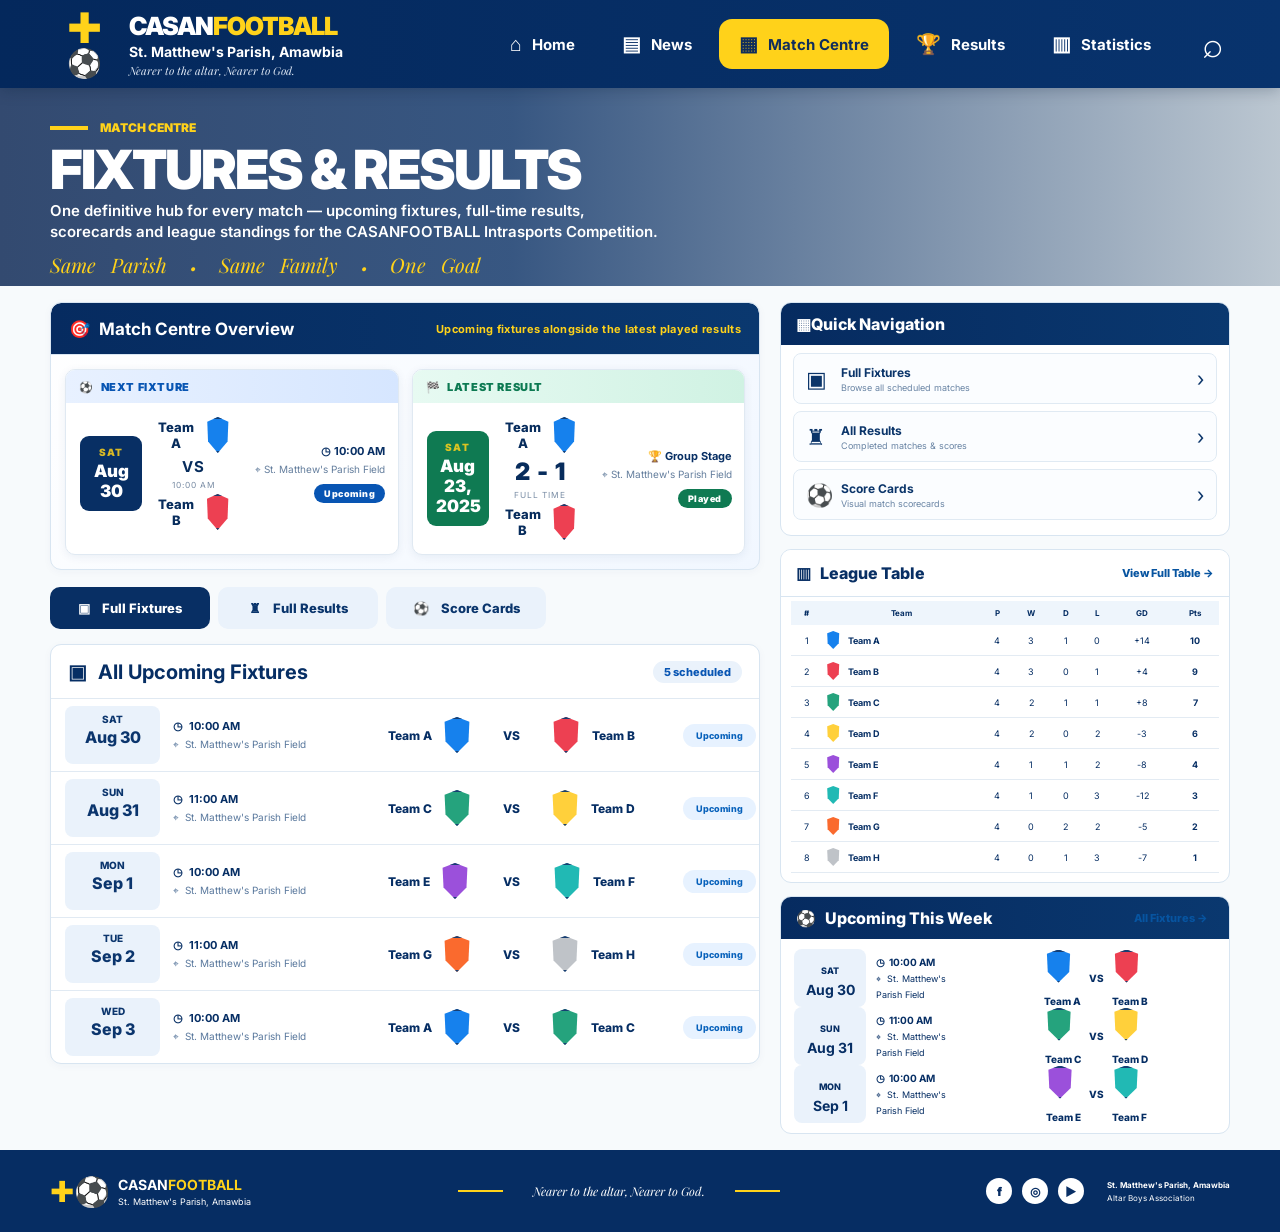
<file: fixtures.html>
<!DOCTYPE html>
<html lang="en">
<head>
  <meta charset="UTF-8">
  <meta name="viewport" content="width=device-width, initial-scale=1.0">
  <meta name="description" content="CASANFOOTBALL Fixtures, Results and Scorelines">
  <title>CASANFOOTBALL — Match Centre: Fixtures &amp; Results</title>
  <link rel="preconnect" href="https://fonts.googleapis.com">
  <link rel="preconnect" href="https://fonts.gstatic.com" crossorigin>
  <link href="https://fonts.googleapis.com/css2?family=Inter:wght@400;500;600;700;800;900&family=Playfair+Display:ital,wght@500;600&display=swap" rel="stylesheet">
  <link rel="stylesheet" href="./fixtures.css">
</head>
<body>
<header class="site-header">
  <div class="header-inner">
    <a class="brand" href="index.html">
      <div class="crest"><span>✚</span><b>⚽</b></div>
      <div>
        <div class="brand-title">CASAN<span>FOOTBALL</span></div>
        <div class="brand-parish">St. Matthew's Parish, Amawbia</div>
        <div class="brand-motto">Nearer to the altar, Nearer to God.</div>
      </div>
    </a>

    <button class="mobile-menu" id="mobileMenu" aria-label="Open menu">☰</button>

    <nav id="mainNav">
      <a href="index.html"><span>⌂</span> Home</a>
      <a href="News.html"><span>▤</span> News</a>
      <a class="active" href="fixtures.html"><span>▦</span> Match Centre</a>
      <a href="fixtures.html?tab=results"><span>🏆</span> Results</a>
      <a href="statistics.html"><span>▥</span> Statistics</a>
    </nav>

    <button class="search-btn" id="openSearch" aria-label="Search">⌕</button>
  </div>
</header>

<section class="hero">
  <div class="hero-bg"></div>
  <div class="hero-inner">
    <div class="eyebrow"><i></i> MATCH CENTRE</div>
    <h1>FIXTURES &amp; RESULTS</h1>
    <p>One definitive hub for every match — upcoming fixtures, full-time results,<br class="desktop">
      scorecards and league standings for the CASANFOOTBALL Intrasports Competition.</p>
    <div class="hero-slogan">Same Parish <b>•</b> Same Family <b>•</b> One Goal</div>
  </div>
</section>

<main class="page" id="fixtures">
  <div class="columns">
    <section class="main-column">

      <!-- ============== TOP MATCH CENTRE OVERVIEW (FIXTURES + RESULTS INTEGRATED) ============== -->
      <section class="panel overview-band">
        <div class="overview-band-head">
          <h2>🎯 <span>Match Centre Overview</span></h2>
          <small>Upcoming fixtures alongside the latest played results</small>
        </div>

        <div class="overview-band-grid">
          <!-- NEXT FIXTURE -->
          <article class="overview-card next-card-band">
            <div class="band-label upcoming">
              <span>⚽</span> NEXT FIXTURE
            </div>
            <div id="nextFixtureBand"></div>
          </article>

          <!-- LATEST RESULT -->
          <article class="overview-card result-card-band">
            <div class="band-label finished">
              <span>🏁</span> LATEST RESULT
            </div>
            <div id="latestResultBand"></div>
          </article>
        </div>
      </section>

      <div class="page-tabs" id="pageTabs">
        <button class="page-tab active" data-panel="fixtures">▣ <span>Full Fixtures</span></button>
        <button class="page-tab" data-panel="results">♜ <span>Full Results</span></button>
        <button class="page-tab" data-panel="scorelines">⚽ <span>Score Cards</span></button>
      </div>

      <section class="panel fixture-panel active" id="fixturesPanel">
        <div class="panel-heading">
          <h2>▣ <span>All Upcoming Fixtures</span></h2>
          <span class="text-counter" id="fixtureCount"></span>
        </div>
        <div class="fixture-list" id="fixtureList"></div>
      </section>

      <section class="panel hidden" id="resultsPanel">
        <div class="panel-heading">
          <h2>♜ <span>All Match Results</span></h2>
          <span class="text-counter" id="resultCount"></span>
        </div>
        <div class="results-large" id="resultsLarge"></div>
      </section>

      <section class="panel hidden" id="scorelinesPanel">
        <div class="panel-heading">
          <h2>⚽ <span>Score Cards Gallery</span></h2>
          <span class="text-counter" id="scoreCount"></span>
        </div>
        <div class="scoreline-grid" id="scorelineGrid"></div>
      </section>

    </section>

    <aside class="sidebar">
      <section class="side-card">
        <div class="side-heading">▦ <span>Quick Navigation</span></div>
        <div class="quick-links">
          <button data-panel-link="fixtures"><span class="qicon">▣</span><div><strong>Full Fixtures</strong><small>Browse all scheduled matches</small></div><b>›</b></button>
          <button data-panel-link="results"><span class="qicon">♜</span><div><strong>All Results</strong><small>Completed matches &amp; scores</small></div><b>›</b></button>
          <button data-panel-link="scorelines"><span class="qicon">⚽</span><div><strong>Score Cards</strong><small>Visual match scorecards</small></div><b>›</b></button>
        </div>
      </section>

      <section class="side-card league-card">
        <div class="side-heading light">
          <span>▥ &nbsp; League Table</span>
          <a href="statistics.html?stat=teams" class="text-link" style="text-decoration:none">View Full Table →</a>
        </div>
        <div class="table-wrap">
          <table>
            <thead><tr><th>#</th><th>Team</th><th>P</th><th>W</th><th>D</th><th>L</th><th>GD</th><th>Pts</th></tr></thead>
            <tbody id="leagueTable"></tbody>
          </table>
        </div>
      </section>

      <section class="side-card next-card">
        <div class="side-heading">
          <span>⚽ &nbsp; Upcoming This Week</span>
          <button class="text-link" id="nextMatchViewBtn">All Fixtures →</button>
        </div>
        <div class="next-match" id="nextMatch"></div>
      </section>
    </aside>
  </div>
</main>

<footer>
  <div class="footer-inner">
    <div class="footer-brand">
      <div class="footer-crest">✚⚽</div>
      <div><strong>CASAN<span>FOOTBALL</span></strong><small>St. Matthew's Parish, Amawbia</small></div>
    </div>
    <div class="footer-motto"><i></i><em>Nearer to the altar, Nearer to God.</em><i></i></div>
    <div class="social">
      <a href="#" aria-label="Facebook">f</a>
      <a href="#" aria-label="Instagram">◎</a>
      <a href="#" aria-label="YouTube">▶</a>
      <div><strong>St. Matthew's Parish, Amawbia</strong><small>Altar Boys Association</small></div>
    </div>
  </div>
</footer>

<div class="search-overlay" id="searchOverlay">
  <div class="search-box">
    <button class="close-search" id="closeSearch">×</button>
    <h2>Search Match Centre</h2>
    <input id="searchInput" type="search" placeholder="Search team, date, venue...">
    <div id="searchResults"></div>
  </div>
</div>

<div class="match-modal" id="matchModal">
  <div class="modal-card">
    <button class="close-modal" id="closeModal">×</button>
    <div class="modal-label">MATCH DETAILS</div>
    <h2 id="modalTitle">Team A vs Team B</h2>
    <div id="modalDetails"></div>
  </div>
</div>

<script src="dataStore.js"></script>
<script src="fixtures.js"></script>
</body>
</html>
</file>
<file: fixtures.css>
*{box-sizing:border-box}
:root{--navy:#062d63;--deep:#031d43;--blue:#0a4b92;--gold:#ffd21a;--pale:#eef5fc;--line:#d8e5f1;--muted:#5d789b;--text:#062e64}
html{scroll-behavior:smooth}
body{margin:0;background:#f7fafc;color:var(--text);font-family:Inter,Arial,sans-serif}
button{font:inherit}a{text-decoration:none;color:inherit}
.site-header{height:88px;background:linear-gradient(90deg,#04285c,#08336d);color:#fff;position:sticky;top:0;z-index:50;box-shadow:0 2px 14px #00172e40}
.header-inner{width:min(1390px,calc(100% - 100px));height:100%;margin:auto;display:flex;align-items:center}
.brand{display:flex;align-items:center;gap:11px;margin-right:auto}
.crest{width:68px;height:76px;color:var(--gold);position:relative;text-align:center}
.crest span{font-size:42px;line-height:44px}.crest b{position:absolute;bottom:2px;left:17px;font-size:28px}
.brand-title{font-weight:900;font-size:25px;letter-spacing:-1px}.brand-title span{color:var(--gold)}
.brand-parish{font-weight:700;font-size:14px;margin-top:2px}.brand-motto{font:italic 11px "Playfair Display",serif;margin-top:3px;color:#e0e9f6}
nav{display:flex;align-items:center;gap:7px}
nav a{display:flex;align-items:center;gap:10px;padding:13px 20px;border-radius:13px;font-weight:700;font-size:15px}
nav a:hover,nav a.active{background:var(--gold);color:#102d5c}
nav a span{font-size:20px}.search-btn{border:0;background:none;color:white;font-size:36px;margin-left:25px;cursor:pointer}.mobile-menu{display:none;background:none;border:0;color:white;font-size:28px}

.hero{height:198px;position:relative;overflow:hidden;color:#fff}
.hero-bg{position:absolute;inset:0;background:linear-gradient(90deg,#021e4dcc 0%,#042b61c9 40%,#092d5040 100%),url("https://images.unsplash.com/photo-1522778119026-d647f0596c20?auto=format&fit=crop&w=1900&q=85") center/cover}
.hero-inner{position:relative;width:min(1390px,calc(100% - 100px));margin:auto;padding-top:32px}
.eyebrow{font-size:12px;color:var(--gold);font-weight:900;display:flex;align-items:center;gap:12px}
.eyebrow i{width:38px;height:4px;background:var(--gold)}
.hero h1{font-size:54px;line-height:1;margin:8px 0 3px;font-weight:900;letter-spacing:-2px}
.hero p{font-size:15px;line-height:1.4;margin:0;font-weight:600}
.hero-slogan{font:italic 20px "Playfair Display",serif;color:var(--gold);margin-top:9px;word-spacing:10px}
.hero-slogan b{font-family:Inter;font-size:13px;margin:0 8px}

.page{width:min(1390px,calc(100% - 100px));margin:16px auto}
.columns{display:grid;grid-template-columns:minmax(0,1fr) 450px;gap:20px}
.main-column{min-width:0}
.page-tabs{display:flex;gap:8px;margin:0 0 15px}
.page-tab{height:42px;min-width:160px;border:0;border-radius:10px;background:#eaf2fb;color:#0a356c;font-weight:800;cursor:pointer;font-size:13px}
.page-tab.active{background:#082f64;color:#fff}.page-tab span{margin-left:9px}
.panel{background:#fff;border:1px solid var(--line);border-radius:11px;overflow:hidden;margin-bottom:13px;box-shadow:0 2px 8px #0a386c09}
.hidden{display:none!important}
.panel-heading{height:54px;display:flex;align-items:center;padding:0 17px;border-bottom:1px solid #e0e9f2}
.panel-heading h2{font-size:20px;margin:0;display:flex;align-items:center;gap:11px}
.panel-heading h2:first-letter{font-size:24px}
.text-link{border:0;background:none;color:#0754a0;font-size:11px;font-weight:800;cursor:pointer;margin-left:auto}
.fixture-row{min-height:72px;display:grid;grid-template-columns:95px 180px minmax(290px,1fr) 100px 28px;align-items:center;gap:13px;padding:7px 14px;border-bottom:1px solid #e1eaf3}
.fixture-row:last-child{border-bottom:0}
.fixture-row:hover{background:#f8fbfe}
.date-box{height:58px;border-radius:8px;background:#eaf2fb;text-align:center;padding:7px 4px;font-weight:800;color:#0b356d}
.date-box .day{font-size:10px;text-transform:uppercase}.date-box .date{font-size:16px;margin-top:2px}
.time-venue{font-size:10px;line-height:1.7}.time-venue strong{font-size:11px}.time-venue div{color:#59789d;margin-top:1px}
.teams{display:flex;align-items:center;justify-content:center;gap:15px;font-weight:800;font-size:12px}
.team{display:flex;align-items:center;gap:10px;min-width:100px}.team.right{flex-direction:row-reverse;text-align:right}
.shield{width:31px;height:36px;clip-path:polygon(50% 0,90% 13%,87% 68%,50% 100%,13% 68%,10% 13%);display:grid;place-items:center;color:#fff;font-size:10px;font-weight:900;border:2px solid #173f72}
.blue{background:#1681ed}.red{background:#ed4052}.green{background:#25a37d}.yellow{background:#ffd03b;color:#604800}.purple{background:#9b50db}.teal{background:#21b9b4}.orange{background:#fa6a2e}.gray{background:#bfc3c8;color:#333}
.vs{font-size:12px}.status{justify-self:center;padding:6px 13px;border-radius:18px;background:#e7f2ff;color:#0761bb;font-size:9px;font-weight:800}.row-arrow{font-size:22px;color:#0c4788;cursor:pointer}

.results-large .result-row{display:grid;grid-template-columns:120px 1fr 90px 1fr 190px;align-items:center;padding:13px 16px;border-bottom:1px solid var(--line);font-size:11px}
.results-large .result-row:last-child{border-bottom:0}
.result-team{display:flex;align-items:center;gap:8px;font-weight:800}.result-team.away{justify-content:flex-end}.score{font-size:20px;font-weight:900;text-align:center;color:#082f64}
.result-date{font-size:10px;color:#6682a3}.venue{font-size:10px;color:#6380a2}
.scoreline-grid{display:grid;grid-template-columns:repeat(2,1fr);gap:12px;padding:14px}
.score-card{border:1px solid var(--line);border-radius:9px;padding:16px;background:#fbfdff}
.score-card .sc-date{font-size:9px;color:#6984a4}.score-card h3{margin:9px 0;font-size:13px}.score-big{display:flex;align-items:center;justify-content:center;gap:20px;font-size:25px;font-weight:900}.score-big .score{font-size:27px}

.recent-panel .panel-heading{height:47px}.compact h2{font-size:15px}
.mini-result{display:grid;grid-template-columns:120px 1fr 100px 1fr 190px;align-items:center;min-height:48px;padding:6px 14px;border-bottom:1px solid var(--line);font-size:10px}
.mini-result:last-child{border-bottom:0}.mini-date{font-size:9px;color:#617e9f}.mini-team{display:flex;align-items:center;gap:7px;font-weight:800}.mini-team.away{justify-content:flex-start}.mini-score{font-size:13px;font-weight:900;text-align:center}.mini-venue{font-size:9px;color:#6983a1}

.sidebar{display:flex;flex-direction:column;gap:13px}
.side-card{background:#fff;border:1px solid var(--line);border-radius:11px;overflow:hidden}
.side-heading{height:42px;background:linear-gradient(90deg,#062b60,#0a386f);color:#fff;display:flex;align-items:center;padding:0 15px;font-size:16px;font-weight:800}
.side-heading.light{background:#fff;color:#082f64;border-bottom:1px solid var(--line);height:47px}
.side-heading .text-link{color:#0754a0}
.quick-links{padding:8px 12px}
.quick-links button{width:100%;height:51px;border:1px solid #e0eaf3;background:#fbfdff;border-radius:8px;margin:0 0 7px;display:flex;align-items:center;text-align:left;padding:0 12px;color:#0b356a;cursor:pointer}
.quick-links button:hover{background:#edf5fc}.qicon{font-size:22px;width:35px}.quick-links div{display:flex;flex-direction:column}.quick-links strong{font-size:12px}.quick-links small{font-size:9px;color:#6984a4;margin-top:2px}.quick-links b{margin-left:auto;font-size:20px;font-weight:400}
.table-wrap{padding:4px 10px 9px;overflow:auto}
table{width:100%;border-collapse:collapse;font-size:9px}
th{background:#eef5fc;font-size:8px;padding:7px 3px;text-align:center}td{padding:6px 3px;border-bottom:1px solid #e3ebf3;text-align:center}td:nth-child(2){text-align:left;font-weight:700}
.table-team{display:flex;align-items:center;gap:7px;white-space:nowrap}.tiny-shield{width:15px;height:18px;clip-path:polygon(50% 0,90% 13%,87% 68%,50% 100%,13% 68%,10% 13%);display:inline-block}
.next-match{padding:10px 13px}.next-line{display:grid;grid-template-columns:72px 90px 1fr;align-items:center;gap:10px}
.next-date{background:#eaf2fb;border-radius:8px;text-align:center;padding:9px 4px}.next-date small{font-size:9px;font-weight:800}.next-date strong{display:block;font-size:14px;margin-top:3px}.next-info{font-size:9px;line-height:1.8}.next-info strong{font-size:10px}.next-teams{display:flex;justify-content:center;align-items:center;gap:8px;font-size:10px;font-weight:800}.next-teams .shield{width:29px;height:33px}

footer{margin-top:10px;background:#062d63;color:white}
.footer-inner{min-height:82px;width:min(1390px,calc(100% - 100px));margin:auto;display:flex;align-items:center;justify-content:space-between}
.footer-brand{display:flex;align-items:center;gap:8px}.footer-crest{font-size:29px;color:var(--gold)}
.footer-brand strong{font-size:14px;display:block}.footer-brand strong span{color:var(--gold)}.footer-brand small{display:block;font-size:9px;margin-top:3px}
.footer-motto{display:flex;gap:30px;align-items:center;font:italic 12px "Playfair Display",serif}.footer-motto i{width:45px;height:2px;background:var(--gold)}
.social{display:flex;align-items:center;gap:10px}.social>a{width:26px;height:26px;background:#fff;color:#092f65;border-radius:50%;display:grid;place-items:center;font-weight:900;font-size:12px}.social div{margin-left:13px}.social strong,.social small{display:block;font-size:8px}.social small{margin-top:3px}

.search-overlay,.match-modal{position:fixed;inset:0;background:#001a36d9;backdrop-filter:blur(7px);z-index:100;display:none;align-items:center;justify-content:center;padding:20px}
.search-overlay.open,.match-modal.open{display:flex}.search-box,.modal-card{width:min(620px,100%);background:#fff;border-radius:15px;padding:27px;position:relative;box-shadow:0 25px 80px #0007}.close-search,.close-modal{position:absolute;right:13px;top:8px;border:0;background:none;font-size:30px;color:#163c68;cursor:pointer}.search-box h2{margin-top:0}.search-box input{width:100%;border:1px solid #c9d8e7;border-radius:8px;padding:13px;outline:0}.search-result{display:block;border-bottom:1px solid #e0e8f0;padding:12px 0;font-size:12px}.search-result small{color:#7088a5}.modal-label{color:#0a56a0;font-size:10px;font-weight:900}.modal-card h2{font-size:28px}.modal-details{display:grid;grid-template-columns:1fr auto 1fr;align-items:center;gap:20px}.modal-team{text-align:center;font-weight:800}.modal-team .shield{margin:0 auto 8px}.modal-score{font-size:28px;font-weight:900}.modal-extra{margin-top:20px;padding:15px;background:#f0f6fc;border-radius:9px;font-size:11px;color:#5e7898}

/* ========== NEW: Match Centre Overview Band ========== */
.overview-band{margin-bottom:17px;background:linear-gradient(135deg,#ffffff 0%,#f1f7ff 100%)}
.overview-band-head{height:52px;display:flex;align-items:center;justify-content:space-between;padding:0 18px;border-bottom:1px solid #d8e5f1;background:linear-gradient(90deg,#062b60,#0a386f);color:#fff;border-radius:10px 10px 0 0}
.overview-band-head h2{font-size:17px;margin:0;display:flex;align-items:center;gap:9px}
.overview-band-head small{font-size:11px;color:#ffd21a;font-weight:700;letter-spacing:.3px}
.overview-band-grid{display:grid;grid-template-columns:1fr 1fr;gap:13px;padding:14px}
.overview-card{border-radius:10px;overflow:hidden;background:#fff;box-shadow:0 2px 10px #0a386c12;border:1px solid #e0e9f2}
.band-label{height:33px;display:flex;align-items:center;gap:7px;padding:0 13px;font-size:11px;font-weight:900;letter-spacing:.6px}
.band-label.upcoming{background:linear-gradient(90deg,#e8f1ff,#d6e6ff);color:#0855b3}
.band-label.finished{background:linear-gradient(90deg,#e7faf2,#d0f2e3);color:#0d7a52}
.band-match{padding:14px}
.next-card-band .band-match{display:grid;grid-template-columns:auto 1fr auto;gap:14px;align-items:center}
.result-card-band .band-match{display:grid;grid-template-columns:auto 1fr auto;gap:14px;align-items:center}
.band-date-block{background:#082f64;color:#ffd21a;padding:10px 9px;border-radius:9px;text-align:center;min-width:62px}
.band-date-block .band-day{font-size:10px;letter-spacing:1.2px;font-weight:900;opacity:.85;display:block;text-transform:uppercase}
.band-date-block .band-date{display:block;font-size:17px;font-weight:900;margin-top:3px;color:#fff}
.result-card-band .band-date-block{background:#0f7a52}
.band-teams-block{display:grid;grid-template-rows:1fr auto 1fr;gap:4px;align-items:center;text-align:center}
.band-team{display:flex;align-items:center;justify-content:center;gap:8px;font-weight:800;font-size:13px;color:#072c5c}
.band-team.right{flex-direction:row-reverse}
.band-vs{font-size:10px;color:#7a8da5;letter-spacing:1px}
.band-vs strong{display:block;font-size:15px;color:#072c5c;margin-bottom:2px}
.band-score{font-size:10px;color:#7a8da5;letter-spacing:1px}
.band-score strong{display:block;font-size:24px;color:#072c5c;margin-bottom:2px;font-weight:900}
.band-meta-block{display:flex;flex-direction:column;align-items:flex-end;gap:5px;font-size:11px;min-width:140px}
.band-meta-block strong{font-size:11px;color:#082f64}
.band-meta-block small{font-size:10px;color:#647e9d}
.status-pill{padding:4px 10px;border-radius:14px;font-weight:900;font-size:9px;letter-spacing:.5px;margin-top:3px}
.status-pill.upcoming{background:#0855b3;color:#fff}
.status-pill.finished{background:#0f7a52;color:#fff}

.text-counter{margin-left:auto;font-size:11px;font-weight:800;color:#0855b3;background:#eaf2fb;padding:4px 11px;border-radius:13px}

@media(max-width:900px){
  .overview-band-grid{grid-template-columns:1fr}
  .next-card-band .band-match,.result-card-band .band-match{grid-template-columns:auto 1fr}
  .band-meta-block{grid-column:1/-1;align-items:flex-start;border-top:1px solid #edf2f8;margin-top:8px;padding-top:8px}
}
@media(max-width:520px){
  .band-team{font-size:11px}
  .band-score strong{font-size:20px}
}

/* ========== END Match Centre styles ========== */

@media(max-width:1150px){
  .header-inner,.hero-inner,.page,.footer-inner{width:calc(100% - 40px)}
  .columns{grid-template-columns:1fr}
  .sidebar{display:grid;grid-template-columns:1fr 1fr}
  .next-card{grid-column:1/-1}
}
@media(max-width:850px){
  nav a{padding:11px 12px}.search-btn{margin-left:8px}
  .fixture-row{grid-template-columns:80px 140px 1fr 75px 20px}.teams{gap:8px}.team{min-width:70px}
  .results-large .result-row,.mini-result{grid-template-columns:90px 1fr 65px 1fr}
  .results-large .venue,.mini-result .mini-venue{display:none}
}
@media(max-width:680px){
  .site-header{height:76px}.header-inner{width:calc(100% - 25px)}
  .brand-title{font-size:18px}.brand-parish{font-size:10px}.brand-motto{font-size:8px}.crest{transform:scale(.7);transform-origin:left center;width:48px}
  .mobile-menu{display:block;margin-left:8px}nav{display:none;position:absolute;top:80px;left:12px;right:12px;background:#062d63;border-radius:10px;padding:8px;flex-direction:column;box-shadow:0 16px 35px #001a3d66}nav.open{display:flex}nav a{width:100%}
  .hero{height:220px}.hero-inner{width:calc(100% - 30px);padding-top:30px}.hero h1{font-size:43px}.hero p{font-size:13px}.desktop{display:none}.hero-slogan{font-size:17px}
  .page{width:calc(100% - 24px)}.page-tabs{overflow:auto}.page-tab{min-width:125px}
  .fixture-row{grid-template-columns:70px 1fr;gap:8px;padding:10px}.fixture-row .teams{grid-column:1/-1;grid-row:2}.fixture-row .status{grid-column:1/2;grid-row:3;justify-self:start}.fixture-row .row-arrow{grid-column:2;grid-row:3;justify-self:end}.fixture-row .time-venue{grid-column:2}
  .sidebar{display:flex}.scoreline-grid{grid-template-columns:1fr}
  .footer-inner{width:calc(100% - 25px);padding:20px 0;flex-direction:column;align-items:flex-start;gap:18px}.footer-motto{order:3}
  .social{flex-wrap:wrap}
}
</file>
